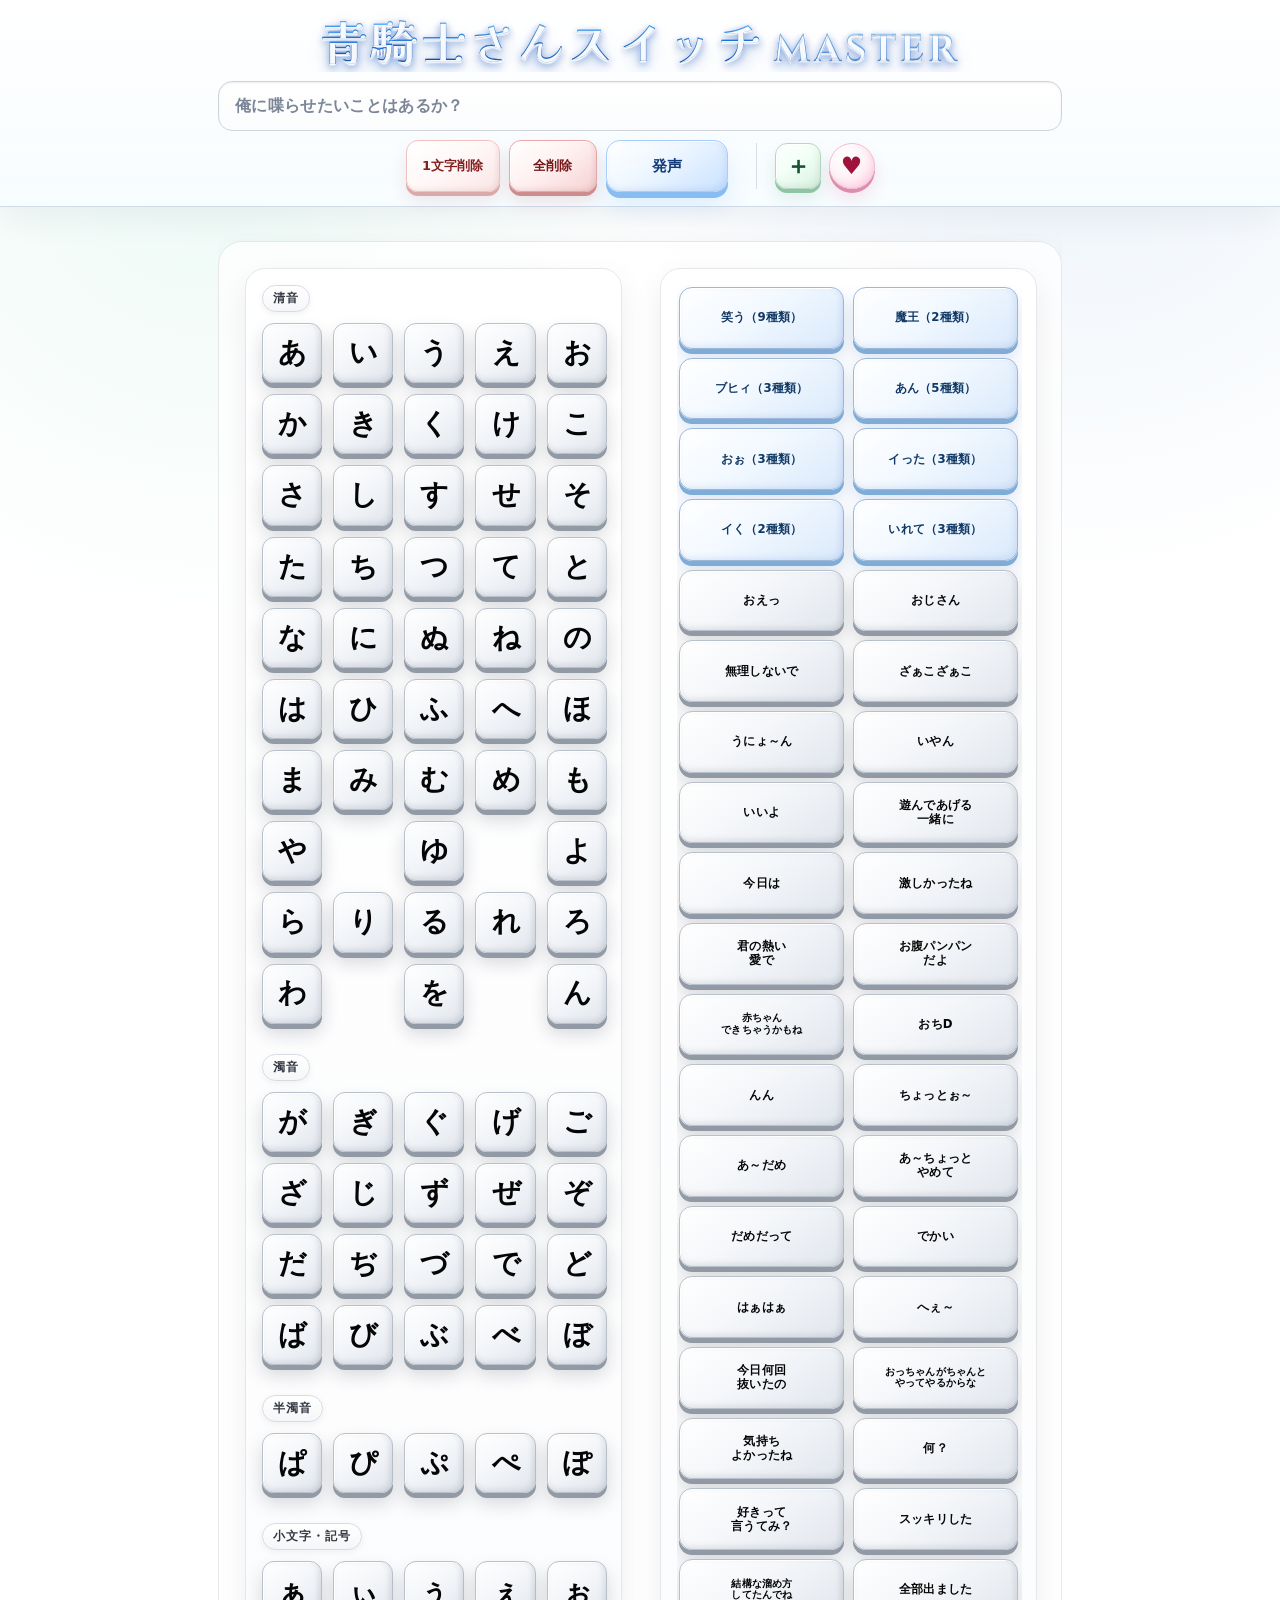
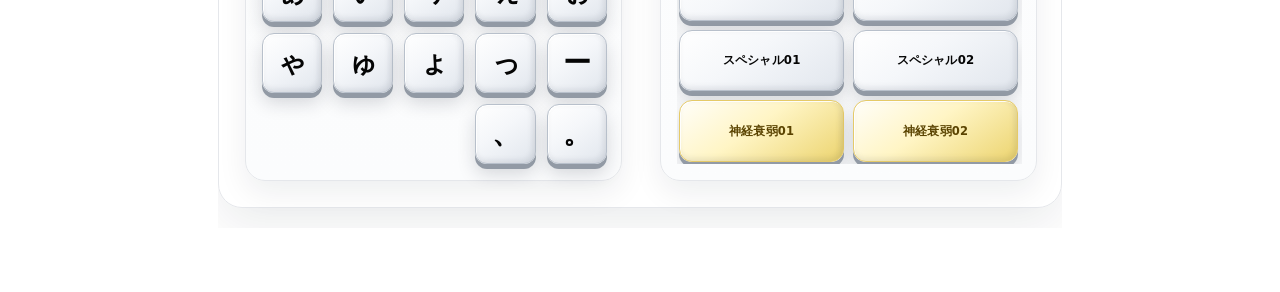
<file: index.html>
<!doctype html>
<html lang="ja">
<head>
  <meta charset="utf-8" />
  <meta name="viewport" content="width=device-width, initial-scale=1" />
  <meta name="description" content="獅子作の青騎士さんスイッチMASTER" />
  <title>青騎士さんスイッチMASTER</title>
  <link rel="icon" type="image/png" sizes="96x96" href="assets/img/favicon.png" />
  <link rel="stylesheet" href="assets/css/style.css" />
</head>
<body>
  <header class="app-header">
    <div class="header-inner">
      <div class="title-row" aria-label="サイト名">
        <h1 class="site-title" data-title-jp="青騎士さんスイッチ" data-title-en="MASTER" aria-label="青騎士さんスイッチMASTER">青騎士さんスイッチMASTER</h1>
      </div>

      <div class="input-row" aria-label="固定入力欄">
        <div class="input-display is-empty" id="inputDisplay">
          <input class="input-field" id="inputText" type="text" readonly inputmode="none" autocomplete="off" aria-label="入力欄" placeholder="俺に喋らせたいことはあるか？" />
        </div>
      </div>

      <div class="action-row" aria-label="入力操作とお気に入り">
        <div class="header-actions" aria-label="入力操作">
          <button class="control-btn delete-btn" type="button" id="deleteBtn">1文字削除</button>
          <button class="control-btn clear-btn" type="button" id="clearBtn">全削除</button>
          <button class="control-btn speak-btn" type="button" id="speakBtn">発声</button>
        </div>

        <div class="favorite-actions" aria-label="お気に入り操作">
          <button class="control-btn favorite-add-btn icon-control-btn" type="button" id="favoriteAddBtn" aria-label="お気に入りに追加" title="お気に入りに追加"><span aria-hidden="true">＋</span></button>
          <button class="control-btn favorite-list-btn icon-control-btn round-control-btn" type="button" id="favoriteListBtn" aria-label="お気に入り一覧" title="お気に入り一覧"><span aria-hidden="true">♥</span></button>
        </div>
      </div>
    </div>
  </header>

  <div class="favorite-modal" id="favoriteModal" hidden>
    <div class="favorite-backdrop" data-favorite-close></div>
    <section class="favorite-dialog" role="dialog" aria-modal="true" aria-labelledby="favoriteDialogTitle">
      <div class="favorite-dialog-head">
        <div>
          <p class="favorite-kicker">FAVORITE</p>
          <h2 class="favorite-dialog-title" id="favoriteDialogTitle">お気に入り一覧</h2>
        </div>
        <button class="control-btn favorite-close-btn icon-control-btn" type="button" id="favoriteCloseBtn" aria-label="お気に入り一覧を閉じる"><span aria-hidden="true">×</span></button>
      </div>
      <p class="favorite-help">保存した文章を「発声」または「読込」できます。</p>
      <div class="favorite-list" id="favoriteList"></div>
      <p class="favorite-empty" id="favoriteEmpty" hidden>まだお気に入りはありません。文章を作って「＋」を押すと保存できます。</p>
      <div class="favorite-dialog-foot">
        <button class="control-btn favorite-clear-btn" type="button" id="favoriteClearBtn">全削除</button>
      </div>
    </section>
  </div>

  <div class="toast" id="toast" hidden role="status" aria-live="polite"></div>

  <main class="page">
    <div class="stage-shell" aria-label="かなボタンと単語ボタンの横並びレイアウト">
      <div class="stage">
        <div class="board">
          <section class="panel" aria-label="かな単音ボタン">
            <div class="kana-groups" id="kanaGroups"></div>
          </section>

          <aside class="panel" aria-label="単語ボタン">
            <div class="word-panel-inner">
              <div class="word-stack" id="wordButtons" aria-label="単語ボタン一覧"></div>
            </div>
          </aside>
        </div>
      </div>
    </div>
  </main>
  <script src="assets/js/kana-data.js"></script>
  <script src="assets/js/word-data.js"></script>
  <script src="assets/js/input-buffer.js"></script>
  <script src="assets/js/audio-player.js"></script>
  <script src="assets/js/logo.js"></script>
  <script src="assets/js/app.js"></script>
</body>
</html>
</file>
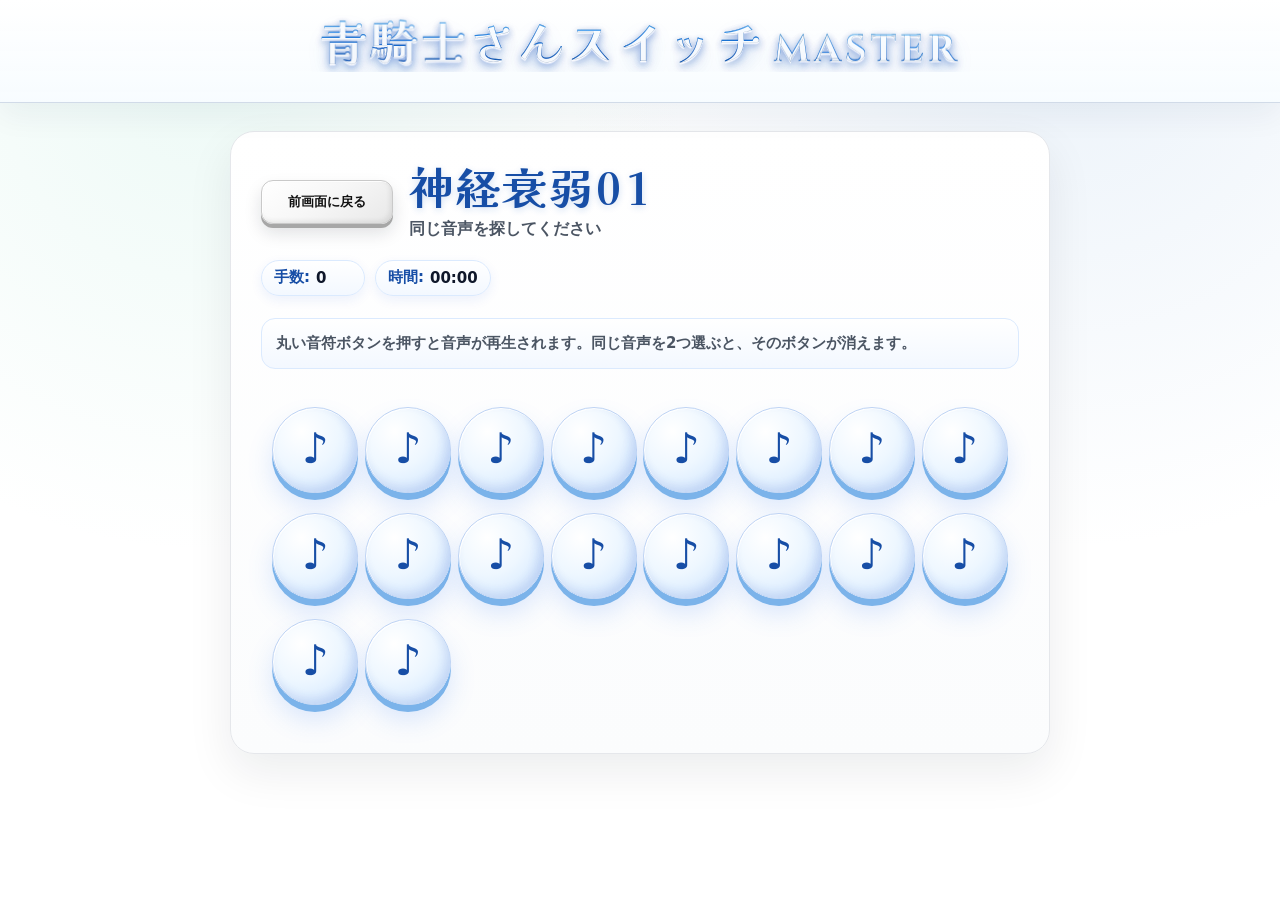
<file: memory.html>
<!doctype html>
<html lang="ja">
<head>
  <meta charset="utf-8" />
  <meta name="viewport" content="width=device-width, initial-scale=1" />
  <meta name="description" content="青騎士さんスイッチMASTER - 音声だけで遊ぶ神経衰弱ページ" />
  <title>神経衰弱 | 青騎士さんスイッチMASTER</title>
  <link rel="icon" type="image/png" sizes="96x96" href="assets/img/favicon.png" />
  <link rel="stylesheet" href="assets/css/style.css" />
</head>
<body class="memory-body">
  <header class="app-header memory-header">
    <div class="header-inner memory-header-inner">
      <div class="title-row" aria-label="サイト名">
        <h1 class="site-title" data-title-jp="青騎士さんスイッチ" data-title-en="MASTER" aria-label="青騎士さんスイッチMASTER">青騎士さんスイッチMASTER</h1>
      </div>
    </div>
  </header>

  <main class="memory-page">
    <section class="memory-card" aria-label="神経衰弱ゲーム">
      <div class="memory-topbar">
        <button class="control-btn memory-back-btn" type="button" id="memoryBackBtn">前画面に戻る</button>
        <div class="memory-title-block">
          <h2 class="memory-title" id="memoryTitle">神経衰弱</h2>
          <p class="memory-subtitle" id="memorySubtitle">同じ音声を探してください</p>
        </div>
      </div>

      <div class="memory-status" id="memoryStatus" aria-label="神経衰弱の進行状況">
        <span>手数: <strong id="memoryMoves">0</strong></span>
        <span>時間: <strong id="memoryTimer">00:00</strong></span>
      </div>

      <p class="memory-help">丸い音符ボタンを押すと音声が再生されます。同じ音声を2つ選ぶと、そのボタンが消えます。</p>
      <div class="memory-grid" id="memoryGrid" aria-label="神経衰弱の音符ボタン一覧"></div>
      <p class="memory-complete" id="memoryComplete" hidden>クリア！全部見つけました。</p>
    </section>
  </main>

  <script src="assets/js/word-data.js"></script>
  <script src="assets/js/logo.js"></script>
  <script src="assets/js/memory-game.js"></script>
</body>
</html>
</file>
<file: assets/css/style.css>
@import url('https://fonts.googleapis.com/css2?family=Kaisei+Opti:wght@700&family=Cinzel:wght@700&display=swap');
    :root {
      --canvas: #ffffff;
      --page: #f6f7f9;
      --ink: #101114;
      --muted: #697386;
      --hairline: #e5e7eb;
      --hairline-strong: #cfd3da;
      --surface: #ffffff;
      --surface-soft: #f8f9fa;
      --shadow-soft: 0 18px 46px rgba(17, 24, 39, .08);
      --shadow-card: 0 12px 30px rgba(17, 24, 39, .07);

      --key-size: clamp(54px, 4.7vw, 72px);
      --key-gap: 11px;
      --panel-pad: 16px;
      --panel-gap: clamp(18px, 3vw, 42px);
      --board-pad: clamp(14px, 2.4vw, 26px);
      --grid-width: calc((var(--key-size) * 5) + (var(--key-gap) * 4));
      --panel-width: calc(var(--grid-width) + (var(--panel-pad) * 2));
      --board-width: calc((var(--panel-width) * 2) + var(--panel-gap) + (var(--board-pad) * 2));

      --radius-lg: 20px;
      --radius-md: 13px;
      --font-ui: Inter, "Hiragino Sans", "Yu Gothic UI", "Yu Gothic", Meiryo, system-ui, sans-serif;
      --font-kana: "Hiragino Sans", "Yu Gothic", "Noto Sans JP", Meiryo, system-ui, sans-serif;
      --font-title-ja: "Kaisei Opti", "Hiragino Mincho ProN", "Yu Mincho", "YuMincho", "HGS明朝E", serif;
      --font-title-en: "Cinzel", "Times New Roman", Georgia, serif;
      color-scheme: light;
    }

    * { box-sizing: border-box; }

    html { scroll-behavior: smooth; }

    body {
      margin: 0;
      min-height: 100vh;
      color: var(--ink);
      font-family: var(--font-ui);
      background:
        radial-gradient(circle at 14% 8%, rgba(59, 130, 246, .10), transparent 28rem),
        linear-gradient(180deg, #ffffff 0%, var(--page) 42%, #eef0f4 100%);
    }

    button {
      font: inherit;
      -webkit-tap-highlight-color: transparent;
      touch-action: manipulation;
    }

    .app-header {
      position: sticky;
      top: 0;
      z-index: 50;
      border-bottom: 1px solid rgba(214, 224, 238, .94);
      background:
        linear-gradient(180deg, rgba(255, 255, 255, .96) 0%, rgba(239, 248, 255, .92) 100%);
      box-shadow: 0 12px 30px rgba(17, 24, 39, .05);
      backdrop-filter: blur(16px);
    }

    .header-inner {
      width: min(var(--board-width), calc(100% - 24px));
      margin: 0 auto;
      padding: 14px 0 14px;
      display: grid;
      grid-template-rows: auto auto;
      gap: 10px;
      align-items: stretch;
    }

    .title-row {
      min-width: 0;
      display: flex;
      justify-content: center;
      align-items: center;
      overflow: hidden;
      padding: 2px 0 4px;
    }

    .site-title {
      display: flex;
      max-width: 100%;
      margin: 0;
      align-items: baseline;
      justify-content: center;
      gap: .16em;
      overflow: hidden;
      white-space: nowrap;
      line-height: 1.02;
      font-size: clamp(31px, 3.65vw, 50px);
      color: #1268d8;
      text-shadow:
        0 1px 0 rgba(255, 255, 255, .88),
        0 2px 7px rgba(18, 88, 190, .28),
        0 10px 24px rgba(27, 119, 220, .18);
    }

    .title-jp,
    .title-master {
      display: inline-block;
      background: linear-gradient(180deg, #4fb2ff 0%, #167ce8 48%, #064aa8 100%);
      -webkit-background-clip: text;
      background-clip: text;
      -webkit-text-fill-color: transparent;
      filter: drop-shadow(0 1px 0 rgba(255, 255, 255, .86)) drop-shadow(0 2px 4px rgba(12, 69, 150, .24));
    }

    .title-jp {
      font-family: var(--font-title-ja);
      font-weight: 700;
      letter-spacing: .055em;
    }

    .title-master {
      font-family: var(--font-title-en);
      font-weight: 700;
      font-size: .80em;
      letter-spacing: .105em;
      transform: translateY(.02em);
      background-image: linear-gradient(180deg, #62c2ff 0%, #1f86ed 48%, #0757bd 100%);
    }

    .input-row {
      width: 100%;
      display: grid;
      grid-template-columns: minmax(0, 1fr) auto;
      gap: 10px;
      align-items: center;
      padding: 0 0 2px;
    }

    .input-display {
      min-height: 50px;
      display: flex;
      align-items: center;
      width: 100%;
      min-width: 0;
      overflow: hidden;
      padding: 9px 14px;
      border: 1px solid #cfd3da;
      border-radius: 14px;
      background: linear-gradient(180deg, #ffffff, #f9fafb);
      box-shadow:
        inset 0 1px 2px rgba(17, 24, 39, .08),
        0 1px 0 rgba(255, 255, 255, .9);
      font-family: var(--font-kana);
      line-height: 1.35;
    }

    .input-display.is-empty .input-field {
      color: #7b8596;
      font-size: clamp(13px, 1.35vw, 16px);
      font-weight: 800;
      letter-spacing: .02em;
    }

    .input-field {
      display: block;
      width: 100%;
      min-width: 0;
      border: 0;
      outline: 0;
      background: transparent;
      color: #111827;
      font: inherit;
      font-family: var(--font-kana);
      font-size: clamp(18px, 2vw, 27px);
      font-weight: 850;
      line-height: 1.35;
      white-space: nowrap;
      overflow: hidden;
      text-overflow: clip;
      caret-color: transparent;
      cursor: default;
    }

    .input-field::placeholder {
      color: #7b8596;
      opacity: 1;
    }

    .input-display.speak-flash {
      border-color: #93c5fd;
      box-shadow:
        0 0 0 4px rgba(147, 197, 253, .24),
        inset 0 1px 2px rgba(17, 24, 39, .08);
    }

    .header-actions {
      display: grid;
      grid-template-columns: repeat(2, minmax(86px, auto)) minmax(116px, auto);
      gap: 9px;
      align-items: stretch;
    }

    .control-btn {
      appearance: none;
      min-height: 44px;
      padding: 0 13px;
      border: 1px solid #c9c9c9;
      border-radius: 12px;
      color: #111111;
      background: linear-gradient(145deg, #ffffff 0%, #f7f7f7 45%, #e8e8e8 100%);
      box-shadow:
        0 4px 0 #a7a7a7,
        0 9px 17px rgba(17, 24, 39, .13),
        inset 1px 1px 0 rgba(255, 255, 255, .90),
        inset -2px -2px 5px rgba(0, 0, 0, .08);
      cursor: pointer;
      font-size: 13px;
      font-weight: 900;
      white-space: nowrap;
      transition: transform .06s ease, box-shadow .06s ease, filter .12s ease;
      --press-shadow: #a7a7a7;
    }

    .delete-btn {
      border-color: #f3c0c0;
      color: #842020;
      background: linear-gradient(145deg, #ffffff 0%, #fff8f8 46%, #fbe5e5 100%);
      box-shadow:
        0 4px 0 #daa9a9,
        0 9px 17px rgba(127, 29, 29, .10),
        inset 1px 1px 0 rgba(255, 255, 255, .94),
        inset -2px -2px 5px rgba(127, 29, 29, .07);
      --press-shadow: #daa9a9;
    }

    .clear-btn {
      border-color: #e9a7a7;
      color: #761818;
      background: linear-gradient(145deg, #ffffff 0%, #fff1f1 45%, #f6d2d2 100%);
      box-shadow:
        0 4px 0 #cd8d8d,
        0 9px 17px rgba(127, 29, 29, .13),
        inset 1px 1px 0 rgba(255, 255, 255, .94),
        inset -2px -2px 5px rgba(127, 29, 29, .09);
      --press-shadow: #cd8d8d;
    }

    .speak-btn {
      min-height: 52px;
      padding: 0 21px;
      border-color: #a7cdfb;
      border-radius: 14px;
      color: #123b78;
      background: linear-gradient(145deg, #ffffff 0%, #eff7ff 42%, #c9e2ff 100%);
      box-shadow:
        0 6px 0 #87bdf1,
        0 15px 25px rgba(96, 165, 250, .17),
        inset 1px 1px 0 rgba(255, 255, 255, .92),
        inset -2px -2px 7px rgba(30, 64, 175, .09);
      font-size: 15px;
      --press-shadow: #87bdf1;
    }

    .control-btn:hover,
    .kana-btn:hover,
    .word-btn:hover,
    .memory-tile:hover { filter: brightness(1.035); }

    .control-btn:active,
    .control-btn.is-pressed,
    .kana-btn:active,
    .kana-btn.is-pressed,
    .word-btn:active,
    .word-btn.is-pressed,
    .memory-tile:active,
    .memory-tile.is-pressed {
      transform: translateY(4px);
      box-shadow:
        0 1px 0 var(--press-shadow, #a7a7a7),
        0 4px 9px rgba(17, 24, 39, .16),
        inset 1px 2px 6px rgba(0, 0, 0, .18);
    }

    .speak-btn:active,
    .speak-btn.is-pressed {
      transform: translateY(5px);
      box-shadow:
        0 1px 0 #87bdf1,
        0 7px 14px rgba(96, 165, 250, .16),
        inset 1px 2px 7px rgba(30, 64, 175, .16);
    }

    .control-btn:focus-visible,
    .kana-btn:focus-visible,
    .word-btn:focus-visible,
    .memory-tile:focus-visible,
    .input-display:focus-visible {
      outline: 3px solid rgba(17, 24, 39, .18);
      outline-offset: 3px;
    }

    .page {
      width: min(var(--board-width), calc(100% - 24px));
      margin: 0 auto;
      padding: 26px 0 64px;
    }

    .stage-shell {
      width: 100%;
      overflow-x: auto;
      overflow-y: visible;
      padding: 8px 0 20px;
      scrollbar-width: thin;
      -webkit-overflow-scrolling: touch;
    }

    .stage {
      width: var(--board-width);
      min-width: var(--board-width);
      margin: 0 auto;
    }

    .board {
      display: grid;
      grid-template-columns: var(--panel-width) var(--panel-width);
      gap: var(--panel-gap);
      align-items: stretch;
      width: var(--board-width);
      padding: var(--board-pad);
      border: 1px solid var(--hairline);
      border-radius: 24px;
      background: rgba(255, 255, 255, .78);
      box-shadow: var(--shadow-soft);
    }

    .panel {
      width: var(--panel-width);
      margin: 0;
      padding: var(--panel-pad);
      border: 1px solid var(--hairline);
      border-radius: var(--radius-lg);
      background: linear-gradient(180deg, var(--surface), var(--surface-soft));
      box-shadow: var(--shadow-card), inset 0 1px 0 #ffffff;
    }

    .kana-groups {
      display: grid;
      gap: clamp(20px, 2.4vw, 30px);
      width: var(--grid-width);
    }

    .kana-group {
      display: grid;
      gap: 11px;
    }

    .kana-label {
      justify-self: start;
      display: inline-flex;
      align-items: center;
      min-height: 25px;
      padding: 4px 10px;
      border: 1px solid #d7dbe2;
      border-radius: 999px;
      background: linear-gradient(180deg, #ffffff, #f5f6f8);
      box-shadow:
        inset 0 1px 0 rgba(255, 255, 255, .9),
        0 2px 7px rgba(17, 24, 39, .06);
      color: #333842;
      font-size: 12px;
      font-weight: 900;
      letter-spacing: .08em;
      white-space: nowrap;
    }

    .kana-grid {
      display: grid;
      grid-template-columns: repeat(5, var(--key-size));
      gap: var(--key-gap);
      width: var(--grid-width);
    }

    .kana-placeholder {
      width: var(--key-size);
      height: var(--key-size);
    }

    .kana-btn,
    .word-btn {
      position: relative;
      appearance: none;
      border: 1px solid #c9c9c9;
      color: #050505;
      background: linear-gradient(145deg, #ffffff 0%, #f7f7f7 42%, #eeeeee 100%);
      box-shadow:
        0 5px 0 #9f9f9f,
        0 10px 18px rgba(17, 24, 39, .16),
        inset 1px 1px 0 rgba(255, 255, 255, .86),
        inset -2px -2px 6px rgba(0, 0, 0, .10);
      cursor: pointer;
      user-select: none;
      transition: transform .06s ease, box-shadow .06s ease, filter .12s ease, border-color .12s ease;
      --press-shadow: #9f9f9f;
    }

    .kana-btn {
      width: var(--key-size);
      height: var(--key-size);
      border-radius: 12px;
      font-family: var(--font-kana);
      font-size: calc(var(--key-size) * .47);
      font-weight: 900;
      line-height: 1;
      letter-spacing: -.04em;
      text-align: center;
    }

    .word-panel-inner {
      width: var(--grid-width);
      height: 100%;
      min-height: 0;
    }

    .word-stack {
      display: grid;
      grid-template-columns: repeat(2, minmax(0, 1fr));
      align-content: start;
      gap: 10px;
      width: 100%;
      min-height: 0;
      overflow-y: auto;
      padding: 2px 4px 7px 2px;
      scrollbar-width: thin;
    }

    .word-btn {
      width: 100%;
      min-height: 52px;
      display: inline-flex;
      flex-direction: column;
      align-items: center;
      justify-content: center;
      gap: 1px;
      padding: 7px 8px;
      border-radius: 13px;
      font-size: clamp(12px, 1.05vw, 15px);
      font-weight: 900;
      line-height: 1.16;
      letter-spacing: .02em;
      white-space: normal;
      word-break: keep-all;
      overflow-wrap: anywhere;
      text-align: center;
    }

    .word-btn.is-long {
      font-size: clamp(10px, .9vw, 13px);
      letter-spacing: .005em;
    }

    .word-btn.is-random {
      border-color: #b9c5d8;
      background: linear-gradient(145deg, #ffffff 0%, #f8fbff 42%, #e8eef7 100%);
    }

    .btn-line {
      display: block;
      max-width: 100%;
    }

    .memory-entry-btn {
      min-height: 56px;
      border-color: #ead484;
      color: #5a4400;
      background: linear-gradient(145deg, #fffefa 0%, #fff7d6 46%, #f4df8e 100%);
      box-shadow:
        0 5px 0 #c7aa43,
        0 10px 18px rgba(126, 94, 15, .14),
        inset 1px 1px 0 rgba(255, 255, 255, .90),
        inset -2px -2px 6px rgba(107, 78, 0, .10);
      --press-shadow: #c7aa43;
    }

    @media (max-width: 760px) {
      :root {
        --key-size: clamp(29px, 7.25vw, 44px);
        --key-gap: clamp(4px, 1vw, 7px);
        --panel-pad: clamp(5px, 1.25vw, 10px);
        --panel-gap: clamp(6px, 1.8vw, 12px);
        --board-pad: clamp(6px, 1.7vw, 12px);
      }

      .header-inner {
        padding: 9px 0 10px;
        gap: 7px;
      }

      .site-title {
        font-size: clamp(19px, 5.2vw, 29px);
        gap: .10em;
      }

      .title-jp { letter-spacing: .015em; }
      .title-master { letter-spacing: .035em; }

      .input-row { gap: 6px; }

      .input-display {
        min-height: 37px;
        padding: 6px 8px;
        border-radius: 11px;
      }

      .input-display.is-empty .input-field {
        font-size: clamp(10px, 2.45vw, 13px);
      }

      .header-actions {
        grid-template-columns: repeat(2, 54px) 66px;
        gap: 5px;
      }

      .control-btn {
        min-height: 34px;
        padding: 0 5px;
        border-radius: 9px;
        font-size: 10px;
        box-shadow:
          0 3px 0 #a7a7a7,
          0 7px 13px rgba(17, 24, 39, .11),
          inset 1px 1px 0 rgba(255, 255, 255, .90),
          inset -2px -2px 5px rgba(0, 0, 0, .08);
      }

      .delete-btn {
        box-shadow:
          0 3px 0 #daa9a9,
          0 7px 13px rgba(127, 29, 29, .09),
          inset 1px 1px 0 rgba(255, 255, 255, .94),
          inset -2px -2px 5px rgba(127, 29, 29, .07);
      }

      .clear-btn {
        box-shadow:
          0 3px 0 #cd8d8d,
          0 7px 13px rgba(127, 29, 29, .11),
          inset 1px 1px 0 rgba(255, 255, 255, .94),
          inset -2px -2px 5px rgba(127, 29, 29, .09);
      }

      .speak-btn {
        min-height: 39px;
        padding: 0 5px;
        border-radius: 10px;
        font-size: 11px;
        box-shadow:
          0 4px 0 #87bdf1,
          0 10px 16px rgba(96, 165, 250, .15),
          inset 1px 1px 0 rgba(255, 255, 255, .92),
          inset -2px -2px 7px rgba(30, 64, 175, .09);
      }

      .page {
        width: min(var(--board-width), calc(100% - 12px));
        padding-top: 16px;
      }

      .stage-shell { padding-top: 5px; }

      .board { border-radius: 16px; }
      .panel { border-radius: 14px; }

      .kana-groups { gap: 18px; }
      .kana-group { gap: 8px; }

      .kana-label {
        min-height: 19px;
        padding: 2px 6px;
        font-size: 9px;
        letter-spacing: .04em;
      }

      .kana-btn {
        border-radius: 8px;
        box-shadow:
          0 3px 0 #9f9f9f,
          0 6px 10px rgba(17, 24, 39, .14),
          inset 1px 1px 0 rgba(255, 255, 255, .86),
          inset -2px -2px 5px rgba(0, 0, 0, .10);
      }

      .word-stack {
        grid-template-columns: repeat(2, minmax(0, 1fr));
        gap: 7px;
        padding: 1px 3px 5px 1px;
      }

      .word-btn {
        min-height: clamp(34px, 8.6vw, 46px);
        padding: 5px 4px;
        border-radius: 9px;
        font-size: clamp(8.5px, 2.2vw, 12px);
        line-height: 1.1;
        letter-spacing: 0;
        box-shadow:
          0 3px 0 #9f9f9f,
          0 6px 10px rgba(17, 24, 39, .14),
          inset 1px 1px 0 rgba(255, 255, 255, .86),
          inset -2px -2px 5px rgba(0, 0, 0, .10);
      }

      .word-btn.is-long {
        font-size: clamp(7px, 1.85vw, 10px);
      }

      .memory-entry-btn {
        min-height: clamp(38px, 9.4vw, 50px);
        box-shadow:
          0 3px 0 #c7aa43,
          0 6px 10px rgba(126, 94, 15, .13),
          inset 1px 1px 0 rgba(255, 255, 255, .90),
          inset -2px -2px 5px rgba(107, 78, 0, .10);
      }
    }

    @media (max-width: 360px) {
      :root {
        --key-size: 26px;
        --key-gap: 3px;
        --panel-pad: 4px;
        --panel-gap: 4px;
        --board-pad: 4px;
      }

      .header-inner,
      .page { width: min(var(--board-width), calc(100% - 8px)); }

      .header-actions {
        grid-template-columns: repeat(2, 48px) 58px;
        gap: 4px;
      }

      .control-btn { font-size: 9px; }
      .speak-btn { font-size: 10px; }
      .input-display.is-empty .input-field { font-size: 9px; }
    }

    .memory-body {
      min-height: 100vh;
    }

    .memory-header-inner {
      padding-bottom: 12px;
    }

    .memory-page {
      width: min(820px, calc(100% - 24px));
      margin: 0 auto;
      padding: 28px 0 72px;
    }

    .memory-card {
      padding: clamp(16px, 3vw, 30px);
      border: 1px solid var(--hairline);
      border-radius: 24px;
      background: rgba(255, 255, 255, .86);
      box-shadow: var(--shadow-soft);
    }

    .memory-topbar {
      display: grid;
      grid-template-columns: auto minmax(0, 1fr);
      gap: 16px;
      align-items: center;
    }

    .memory-back-btn {
      min-width: 132px;
    }

    .memory-title-block {
      min-width: 0;
    }

    .memory-title {
      margin: 0;
      color: #174ea6;
      font-family: var(--font-title-ja);
      font-size: clamp(26px, 4.6vw, 44px);
      line-height: 1.1;
      letter-spacing: .06em;
      text-shadow: 0 2px 7px rgba(18, 88, 190, .20);
    }

    .memory-subtitle,
    .memory-help,
    .memory-complete {
      color: #4b5563;
      font-weight: 850;
      line-height: 1.65;
    }

    .memory-subtitle {
      margin: 5px 0 0;
      font-size: clamp(13px, 2vw, 16px);
    }

    .memory-help {
      margin: 22px 0 20px;
      padding: 12px 14px;
      border: 1px solid #dbeafe;
      border-radius: 14px;
      background: linear-gradient(180deg, #ffffff, #f3f8ff);
      font-size: clamp(13px, 2vw, 15px);
    }

    .memory-grid {
      display: grid;
      grid-template-columns: repeat(auto-fit, minmax(68px, 1fr));
      gap: clamp(12px, 2.4vw, 20px);
      justify-items: center;
      align-items: center;
      padding: clamp(10px, 2vw, 18px);
    }

    .memory-tile {
      appearance: none;
      width: clamp(58px, 10vw, 86px);
      aspect-ratio: 1;
      display: inline-grid;
      place-items: center;
      border: 1px solid #bfd4f4;
      border-radius: 999px;
      color: #174ea6;
      background: radial-gradient(circle at 34% 28%, #ffffff 0%, #eef7ff 45%, #c9e2ff 100%);
      box-shadow:
        0 7px 0 #7bb3ea,
        0 15px 26px rgba(59, 130, 246, .18),
        inset 1px 1px 0 rgba(255, 255, 255, .94),
        inset -4px -5px 10px rgba(30, 64, 175, .12);
      cursor: pointer;
      transition: transform .08s ease, box-shadow .12s ease, opacity .18s ease, filter .12s ease;
      --press-shadow: #7bb3ea;
    }

    .memory-note {
      font-size: clamp(27px, 5vw, 42px);
      font-weight: 900;
      transform: translateY(-1px);
    }

    .memory-tile.is-selected {
      border-color: #60a5fa;
      filter: brightness(1.08);
      box-shadow:
        0 7px 0 #4f9ce2,
        0 0 0 7px rgba(96, 165, 250, .25),
        0 0 24px rgba(37, 99, 235, .34),
        inset 1px 1px 0 rgba(255, 255, 255, .94),
        inset -4px -5px 10px rgba(30, 64, 175, .12);
    }

    .memory-tile.is-matched {
      opacity: 0;
      visibility: hidden;
      pointer-events: none;
      transform: scale(.8);
    }

    .memory-complete {
      margin: 20px 0 0;
      padding: 12px 14px;
      border: 1px solid #fde68a;
      border-radius: 14px;
      background: linear-gradient(180deg, #fffbeb, #fef3c7);
      color: #7a4d00;
      text-align: center;
      font-size: clamp(15px, 2.4vw, 20px);
    }

    @media (max-width: 760px) {
      .memory-page {
        width: min(100% - 14px, 560px);
        padding-top: 18px;
      }

      .memory-card {
        border-radius: 18px;
        padding: 14px;
      }

      .memory-topbar {
        grid-template-columns: 1fr;
        gap: 12px;
      }

      .memory-back-btn {
        width: fit-content;
        min-width: 116px;
      }

      .memory-grid {
        grid-template-columns: repeat(4, minmax(0, 1fr));
        gap: 12px;
        padding: 8px 2px 4px;
      }

      .memory-tile {
        width: clamp(54px, 18vw, 72px);
        box-shadow:
          0 4px 0 #7bb3ea,
          0 9px 15px rgba(59, 130, 246, .17),
          inset 1px 1px 0 rgba(255, 255, 255, .94),
          inset -3px -4px 8px rgba(30, 64, 175, .12);
      }
    }

    .control-btn:disabled,
    .control-btn[disabled] {
      cursor: wait;
      opacity: .78;
      filter: saturate(.86);
    }

body {
  background:
    radial-gradient(circle at 16% 8%, rgba(167, 229, 211, .20), transparent 30rem),
    radial-gradient(circle at 84% 4%, rgba(168, 200, 232, .22), transparent 32rem),
    #ffffff;
}

.app-header {
  border-bottom-color: rgba(205, 216, 230, .90);
  background:
    linear-gradient(180deg, rgba(255, 255, 255, .98) 0%, rgba(247, 252, 255, .96) 100%);
  box-shadow: 0 12px 30px rgba(16, 40, 78, .055);
}

.site-title {
  color: #0b4fa8;
  text-shadow:
    0 1px 0 rgba(255, 255, 255, .96),
    0 3px 8px rgba(29, 78, 216, .30),
    0 10px 22px rgba(14, 116, 216, .18);
}

.title-jp,
.title-master {
  background-image: linear-gradient(180deg, #86d4ff 0%, #2588e8 42%, #074caa 100%);
  -webkit-text-stroke: .35px rgba(4, 49, 112, .34);
  filter:
    drop-shadow(0 1px 0 rgba(255, 255, 255, .96))
    drop-shadow(0 2px 3px rgba(8, 63, 142, .28));
}

.input-display,
.panel,
.memory-card {
  background: linear-gradient(180deg, #ffffff, #fbfcfd);
}

.kana-btn,
.word-btn {
  border-color: #b8c0cb;
  background: linear-gradient(145deg, #ffffff 0%, #f5f7fa 42%, #e1e6ed 100%);
  box-shadow:
    0 5px 0 #929aa5,
    0 10px 18px rgba(22, 31, 45, .17),
    inset 1px 1px 0 rgba(255, 255, 255, .92),
    inset -2px -2px 6px rgba(20, 30, 45, .11);
  --press-shadow: #929aa5;
}

.word-btn.is-random {
  border-color: #9cb7d8;
  color: #103864;
  background: linear-gradient(145deg, #ffffff 0%, #f3f9ff 42%, #d9e9fb 100%);
  box-shadow:
    0 5px 0 #7fadd8,
    0 10px 18px rgba(30, 96, 166, .16),
    inset 1px 1px 0 rgba(255, 255, 255, .92),
    inset -2px -2px 6px rgba(30, 64, 175, .10);
  --press-shadow: #7fadd8;
}

.memory-entry-btn {
  color: #5a4300;
  border-color: #e5ca68;
  background: linear-gradient(145deg, #fffefa 0%, #fff5c5 45%, #ecd46f 100%);
}

.word-stack {
  align-content: stretch;
  grid-auto-rows: minmax(54px, 1fr);
}

.word-btn {
  min-height: 0;
  height: 100%;
}

.memory-status {
  display: flex;
  flex-wrap: wrap;
  gap: 10px;
  margin: 18px 0 0;
}

.memory-status span {
  display: inline-flex;
  align-items: center;
  gap: 6px;
  min-height: 36px;
  padding: 7px 12px;
  border: 1px solid #dbeafe;
  border-radius: 999px;
  background: linear-gradient(180deg, #ffffff, #f3f8ff);
  color: #174ea6;
  font-size: clamp(13px, 2vw, 15px);
  font-weight: 900;
  box-shadow: inset 0 1px 0 rgba(255, 255, 255, .92), 0 4px 12px rgba(29, 78, 216, .08);
}

.memory-status strong {
  min-width: 2.4em;
  color: #0f172a;
  font-variant-numeric: tabular-nums;
}

@media (min-width: 761px) {
  .word-stack {
    gap: 9px;
    grid-auto-rows: minmax(56px, 1fr);
    padding-bottom: 2px;
  }

  .word-btn {
    padding: 6px 7px;
    font-size: clamp(11px, .92vw, 14px);
    line-height: 1.12;
  }

  .word-btn.is-long {
    font-size: clamp(9.5px, .78vw, 12px);
    line-height: 1.08;
  }

  .memory-entry-btn {
    min-height: 0;
    font-size: clamp(11px, .9vw, 14px);
  }
}

@media (max-width: 760px) {
  .word-stack {
    gap: 5px;
    grid-auto-rows: minmax(29px, 1fr);
    padding: 1px 2px 2px 1px;
  }

  .word-btn {
    min-height: 0;
    height: 100%;
    padding: 3px 3px;
    border-radius: 8px;
    font-size: clamp(7px, 1.88vw, 10px);
    line-height: 1.03;
  }

  .word-btn.is-long {
    font-size: clamp(6.4px, 1.62vw, 8.8px);
    line-height: 1.02;
  }

  .memory-entry-btn {
    min-height: 0;
    padding: 3px 3px;
    font-size: clamp(7px, 1.82vw, 9.6px);
  }

  .title-jp,
  .title-master {
    -webkit-text-stroke-width: .25px;
  }

  .memory-status {
    margin-top: 12px;
    gap: 8px;
  }

  .memory-status span {
    min-height: 32px;
    padding: 6px 10px;
    font-size: 12px;
  }
}

.panel[aria-label="単語ボタン"] {
  overflow: hidden;
}

.word-stack {
  overscroll-behavior: contain;
  -webkit-overflow-scrolling: touch;
}

@media (max-width: 760px) {
  .word-stack {
    grid-auto-rows: minmax(26px, auto);
    align-content: start;
  }

  .word-btn {
    min-height: 26px;
    padding: 2px 3px 3px;
    font-size: clamp(6.8px, 1.78vw, 9.6px);
    line-height: 1.01;
  }

  .word-btn.is-long {
    font-size: clamp(6px, 1.5vw, 8.2px);
    line-height: 1;
  }

  .memory-entry-btn {
    min-height: 28px;
    font-size: clamp(6.8px, 1.72vw, 9.4px);
  }
}

@media (max-width: 760px) {
  .page {
    padding-bottom: 18px;
  }

  .stage-shell {
    padding-bottom: 8px;
  }

  .word-stack {
    gap: 4px;
    padding: 1px 3px 3px 1px;
    grid-auto-rows: minmax(24px, 1fr);
    align-content: stretch;
  }

  .word-btn {
    height: 100%;
    min-height: 0;
    padding: 2px 3px 3px;
    font-size: clamp(6.7px, 1.72vw, 9.2px);
    line-height: 1.01;
  }

  .word-btn.is-long {
    font-size: clamp(5.8px, 1.45vw, 7.8px);
    line-height: .98;
  }

  .memory-entry-btn {
    grid-column: 1 / -1;
    min-height: 0;
    height: 100%;
    padding: 2px 4px 3px;
    font-size: clamp(7px, 1.78vw, 9.4px);
    letter-spacing: .02em;
  }
}

.header-inner {
  grid-template-rows: auto auto auto;
  gap: 9px;
}

.input-row {
  grid-template-columns: 1fr;
  gap: 0;
  padding: 0;
}

.action-row {
  display: flex;
  align-items: center;
  justify-content: center;
  gap: clamp(14px, 2.2vw, 28px);
  min-width: 0;
}

.header-actions {
  display: grid;
  grid-template-columns: minmax(94px, auto) minmax(88px, auto) minmax(122px, auto);
  gap: 9px;
  align-items: stretch;
}

.favorite-actions {
  display: flex;
  align-items: center;
  gap: 8px;
  padding-left: clamp(8px, 1.5vw, 18px);
  border-left: 1px solid rgba(148, 163, 184, .35);
}

.control-btn {
  display: inline-flex;
  align-items: center;
  justify-content: center;
  text-decoration: none;
}

.icon-control-btn {
  width: 46px;
  min-width: 46px;
  min-height: 46px;
  padding: 0;
  font-size: 24px;
  line-height: 1;
}

.round-control-btn {
  border-radius: 999px;
}

.favorite-add-btn {
  border-color: #b7d5c4;
  color: #14532d;
  background: linear-gradient(145deg, #ffffff 0%, #f3fff7 42%, #d8f2e1 100%);
  box-shadow:
    0 4px 0 #8fc5a3,
    0 9px 17px rgba(34, 129, 73, .12),
    inset 1px 1px 0 rgba(255, 255, 255, .92),
    inset -2px -2px 6px rgba(22, 101, 52, .08);
  --press-shadow: #8fc5a3;
}

.favorite-list-btn {
  border-color: #f2b8cf;
  color: #9f1239;
  background: radial-gradient(circle at 34% 26%, #ffffff 0%, #fff4f8 45%, #ffd4e4 100%);
  box-shadow:
    0 4px 0 #de8ead,
    0 9px 17px rgba(190, 24, 93, .12),
    inset 1px 1px 0 rgba(255, 255, 255, .92),
    inset -2px -2px 6px rgba(157, 23, 77, .08);
  --press-shadow: #de8ead;
}

.favorite-close-btn {
  width: 40px;
  min-width: 40px;
  min-height: 40px;
  border-radius: 999px;
  color: #4b5563;
}

.favorite-modal[hidden],
.toast[hidden] {
  display: none !important;
}

.favorite-modal {
  position: fixed;
  inset: 0;
  z-index: 100;
  display: grid;
  place-items: center;
  padding: 18px;
}

.favorite-backdrop {
  position: absolute;
  inset: 0;
  background: rgba(15, 23, 42, .28);
  backdrop-filter: blur(8px);
}

.favorite-dialog {
  position: relative;
  z-index: 1;
  width: min(620px, 100%);
  max-height: min(78vh, 720px);
  display: grid;
  grid-template-rows: auto auto minmax(0, 1fr) auto;
  gap: 12px;
  padding: clamp(16px, 2.4vw, 24px);
  border: 1px solid rgba(219, 226, 236, .95);
  border-radius: 24px;
  background:
    radial-gradient(circle at 12% 5%, rgba(167, 229, 211, .18), transparent 18rem),
    linear-gradient(180deg, rgba(255, 255, 255, .98), rgba(248, 251, 255, .98));
  box-shadow:
    0 28px 80px rgba(15, 23, 42, .24),
    inset 0 1px 0 rgba(255, 255, 255, .94);
}

.favorite-dialog-head {
  display: flex;
  align-items: center;
  justify-content: space-between;
  gap: 14px;
}

.favorite-kicker {
  margin: 0 0 2px;
  color: #9f1239;
  font-size: 11px;
  font-weight: 900;
  letter-spacing: .14em;
}

.favorite-dialog-title {
  margin: 0;
  color: #174ea6;
  font-family: var(--font-title-ja);
  font-size: clamp(24px, 3vw, 34px);
  line-height: 1.12;
  letter-spacing: .05em;
  text-shadow: 0 2px 7px rgba(18, 88, 190, .16);
}

.favorite-help {
  margin: 0;
  padding: 10px 12px;
  border: 1px solid #dbeafe;
  border-radius: 14px;
  background: linear-gradient(180deg, #ffffff, #f3f8ff);
  color: #4b5563;
  font-size: 13px;
  font-weight: 850;
  line-height: 1.55;
}

.favorite-list {
  min-height: 0;
  display: grid;
  gap: 10px;
  overflow-y: auto;
  padding: 2px 4px 2px 0;
  scrollbar-width: thin;
}

.favorite-empty {
  margin: 0;
  padding: 18px;
  border: 1px dashed #cbd5e1;
  border-radius: 16px;
  color: #64748b;
  background: rgba(255, 255, 255, .76);
  font-weight: 850;
  line-height: 1.65;
  text-align: center;
}

.favorite-item {
  display: grid;
  grid-template-columns: minmax(0, 1fr) auto;
  gap: 10px;
  align-items: center;
  padding: 11px;
  border: 1px solid #dfe7f1;
  border-radius: 17px;
  background: linear-gradient(180deg, #ffffff, #f8fbff);
  box-shadow: 0 6px 16px rgba(17, 24, 39, .055), inset 0 1px 0 rgba(255, 255, 255, .92);
}

.favorite-item-main {
  min-width: 0;
  display: grid;
  gap: 3px;
  padding: 5px 7px;
  border: 0;
  border-radius: 12px;
  background: transparent;
  color: inherit;
  text-align: left;
  cursor: pointer;
  transition: transform .06s ease, background-color .12s ease;
}

.favorite-item-main:hover {
  background: rgba(219, 234, 254, .48);
}

.favorite-item-main.is-pressed,
.favorite-item-main:active {
  transform: translateY(2px);
  background: rgba(219, 234, 254, .72);
}

.favorite-item-main strong {
  display: block;
  max-width: 100%;
  color: #111827;
  font-family: var(--font-kana);
  font-size: 15px;
  font-weight: 900;
  line-height: 1.32;
  overflow: hidden;
  text-overflow: ellipsis;
  white-space: nowrap;
}

.favorite-item-main span {
  display: block;
  color: #64748b;
  font-size: 12px;
  font-weight: 850;
}

.favorite-item-actions {
  display: flex;
  align-items: center;
  gap: 7px;
}

.favorite-mini-btn {
  min-width: 56px;
  min-height: 34px;
  padding: 0 9px;
  border-radius: 10px;
  font-size: 12px;
}

.favorite-load-btn {
  border-color: #b7d5c4;
  color: #174f2b;
  background: linear-gradient(145deg, #ffffff 0%, #f3fff7 42%, #d8f2e1 100%);
  --press-shadow: #8fc5a3;
}

.favorite-delete-btn,
.favorite-clear-btn {
  border-color: #e9a7a7;
  color: #761818;
  background: linear-gradient(145deg, #ffffff 0%, #fff1f1 45%, #f6d2d2 100%);
  --press-shadow: #cd8d8d;
}

.favorite-dialog-foot {
  display: flex;
  justify-content: flex-end;
}

.favorite-clear-btn {
  min-height: 36px;
  min-width: 92px;
  padding: 0 12px;
  font-size: 12px;
}

.toast {
  position: fixed;
  left: 50%;
  bottom: 22px;
  z-index: 130;
  transform: translateX(-50%) translateY(8px);
  max-width: min(92vw, 520px);
  padding: 10px 14px;
  border: 1px solid #cfe3ff;
  border-radius: 999px;
  color: #174ea6;
  background: rgba(255, 255, 255, .96);
  box-shadow: 0 14px 36px rgba(15, 23, 42, .18), inset 0 1px 0 rgba(255, 255, 255, .92);
  font-size: 13px;
  font-weight: 900;
  line-height: 1.45;
  opacity: 0;
  transition: opacity .18s ease, transform .18s ease;
}

.toast.is-visible {
  opacity: 1;
  transform: translateX(-50%) translateY(0);
}

@media (max-width: 760px) {
  .header-inner {
    padding: 7px 0 8px;
    gap: 6px;
  }

  .input-row {
    width: 100%;
  }

  .input-display {
    min-height: 35px;
    padding: 6px 8px;
  }

  .action-row {
    width: 100%;
    justify-content: center;
    gap: 8px;
  }

  .header-actions {
    grid-template-columns: 62px 54px 66px;
    gap: 5px;
  }

  .favorite-actions {
    gap: 5px;
    padding-left: 9px;
  }

  .icon-control-btn {
    width: 34px;
    min-width: 34px;
    min-height: 34px;
    font-size: 18px;
  }

  .control-btn {
    min-height: 33px;
    padding-left: 5px;
    padding-right: 5px;
    font-size: 9.8px;
  }

  .speak-btn {
    min-height: 36px;
    font-size: 10.5px;
  }

  .favorite-modal {
    padding: 10px;
    align-items: end;
  }

  .favorite-dialog {
    width: 100%;
    max-height: 82vh;
    border-radius: 20px;
    padding: 14px;
    gap: 10px;
  }

  .favorite-close-btn {
    width: 34px;
    min-width: 34px;
    min-height: 34px;
  }

  .favorite-help {
    padding: 8px 10px;
    font-size: 12px;
  }

  .favorite-item {
    grid-template-columns: 1fr;
    gap: 8px;
    padding: 10px;
    border-radius: 15px;
  }

  .favorite-item-main strong {
    white-space: normal;
    font-size: 13px;
    line-height: 1.38;
    display: -webkit-box;
    -webkit-line-clamp: 2;
    -webkit-box-orient: vertical;
  }

  .favorite-item-actions {
    display: grid;
    grid-template-columns: repeat(3, 1fr);
    gap: 6px;
  }

  .favorite-mini-btn {
    width: 100%;
    min-width: 0;
    min-height: 32px;
    font-size: 11px;
  }

  .toast {
    bottom: 14px;
    font-size: 12px;
    border-radius: 16px;
  }
}

@media (max-width: 360px) {
  .header-actions {
    grid-template-columns: 54px 48px 58px;
    gap: 4px;
  }

  .favorite-actions {
    gap: 4px;
    padding-left: 7px;
  }

  .icon-control-btn {
    width: 30px;
    min-width: 30px;
    min-height: 30px;
    font-size: 16px;
  }

  .control-btn { font-size: 8.8px; }
  .speak-btn { font-size: 9.4px; }
}

.favorite-item-main.is-speaking {
  background: rgba(219, 234, 254, .86);
  cursor: wait;
}

.site-title {
  isolation: isolate;
  overflow: visible;
}

.site-title .title-jp,
.site-title .title-master {
  display: inline-flex;
  align-items: baseline;
  overflow: visible;
}

.site-title .logo-char {
  display: inline-block;
  position: relative;
  color: #1268d8;
  background-image: linear-gradient(180deg, #86d4ff 0%, #2588e8 42%, #074caa 100%);
  -webkit-background-clip: text;
  background-clip: text;
  -webkit-text-fill-color: transparent;
  transform-origin: 50% 70%;
  will-change: transform, filter;
  animation: logoCharIdleGlow 6.8s ease-in-out infinite;
  animation-delay: calc(var(--char-index, 0) * .15s);
}

.site-title .title-master .logo-char {
  background-image: linear-gradient(180deg, #9adeff 0%, #2c91f1 44%, #0757bd 100%);
}

@keyframes logoCharIdleGlow {
  0%, 70%, 100% {
    transform: translateY(0) scale(1);
    filter:
      drop-shadow(0 1px 0 rgba(255, 255, 255, .96))
      drop-shadow(0 2px 3px rgba(8, 63, 142, .24));
  }
  8%, 17% {
    transform: translateY(-.035em) scale(1.028);
    filter:
      drop-shadow(0 1px 0 rgba(255, 255, 255, 1))
      drop-shadow(0 0 7px rgba(147, 197, 253, .52))
      drop-shadow(0 0 16px rgba(37, 99, 235, .26));
  }
}

.site-title.is-logo-burst {
  animation: logoTitleBurst .95s ease-out both;
}

.site-title.is-logo-burst .logo-char {
  animation: logoCharBurst .95s ease-out both !important;
  animation-delay: 0s !important;
}

@keyframes logoTitleBurst {
  0% {
    filter: brightness(1) saturate(1);
  }
  18% {
    filter:
      brightness(1.26)
      saturate(1.28)
      drop-shadow(0 0 10px rgba(191, 232, 255, .78))
      drop-shadow(0 0 22px rgba(96, 165, 250, .52));
  }
  46% {
    filter:
      brightness(1.16)
      saturate(1.18)
      drop-shadow(0 0 16px rgba(191, 232, 255, .62))
      drop-shadow(0 0 34px rgba(59, 130, 246, .36));
  }
  100% {
    filter: brightness(1) saturate(1);
  }
}

@keyframes logoCharBurst {
  0% {
    transform: translateY(0) scale(1);
    filter:
      drop-shadow(0 1px 0 rgba(255, 255, 255, .96))
      drop-shadow(0 2px 3px rgba(8, 63, 142, .28));
  }
  28% {
    transform: translateY(-.055em) scale(1.075);
    filter:
      drop-shadow(0 1px 0 rgba(255, 255, 255, 1))
      drop-shadow(0 0 10px rgba(219, 246, 255, .92))
      drop-shadow(0 0 24px rgba(96, 165, 250, .74))
      drop-shadow(0 0 42px rgba(37, 99, 235, .38));
  }
  62% {
    transform: translateY(-.025em) scale(1.035);
    filter:
      drop-shadow(0 1px 0 rgba(255, 255, 255, 1))
      drop-shadow(0 0 8px rgba(219, 246, 255, .70))
      drop-shadow(0 0 20px rgba(96, 165, 250, .48));
  }
  100% {
    transform: translateY(0) scale(1);
    filter:
      drop-shadow(0 1px 0 rgba(255, 255, 255, .96))
      drop-shadow(0 2px 3px rgba(8, 63, 142, .28));
  }
}

.memory-complete.is-logo-complete {
  animation: memoryCompleteGlow .95s ease-out both;
}

@keyframes memoryCompleteGlow {
  0% { filter: brightness(1); transform: translateY(0); }
  28% { filter: brightness(1.18) drop-shadow(0 0 12px rgba(96, 165, 250, .42)); transform: translateY(-1px); }
  100% { filter: brightness(1); transform: translateY(0); }
}

@media (prefers-reduced-motion: reduce) {
  .site-title .logo-char {
    animation: none;
  }

  .site-title.is-logo-burst {
    animation: logoTitleBurst .45s ease-out both;
  }

  .site-title.is-logo-burst .logo-char {
    animation: none !important;
  }

  .memory-complete.is-logo-complete {
    animation: none;
  }
}

.not-found-page {
  min-height: 100vh;
  display: grid;
  place-items: center;
  padding: 24px;
}

.not-found-card {
  width: min(420px, 100%);
  padding: 36px 24px;
  border: 1px solid var(--hairline);
  border-radius: 24px;
  background: rgba(255, 255, 255, .88);
  box-shadow: var(--shadow-soft);
  text-align: center;
}

.not-found-title {
  margin: 0 0 8px;
  color: #1268d8;
  font-family: var(--font-title-en);
  font-size: clamp(48px, 13vw, 92px);
  line-height: 1;
}

.not-found-text {
  margin: 0 0 22px;
  color: var(--muted);
  font-weight: 800;
}

.not-found-link {
  display: inline-flex;
  min-height: 44px;
  align-items: center;
  justify-content: center;
  padding: 0 20px;
  border: 1px solid #a7cdfb;
  border-radius: 14px;
  color: #123b78;
  background: linear-gradient(145deg, #ffffff 0%, #eff7ff 42%, #c9e2ff 100%);
  box-shadow: 0 5px 0 #87bdf1, 0 12px 20px rgba(96, 165, 250, .16);
  font-weight: 900;
  text-decoration: none;
}
</file>
